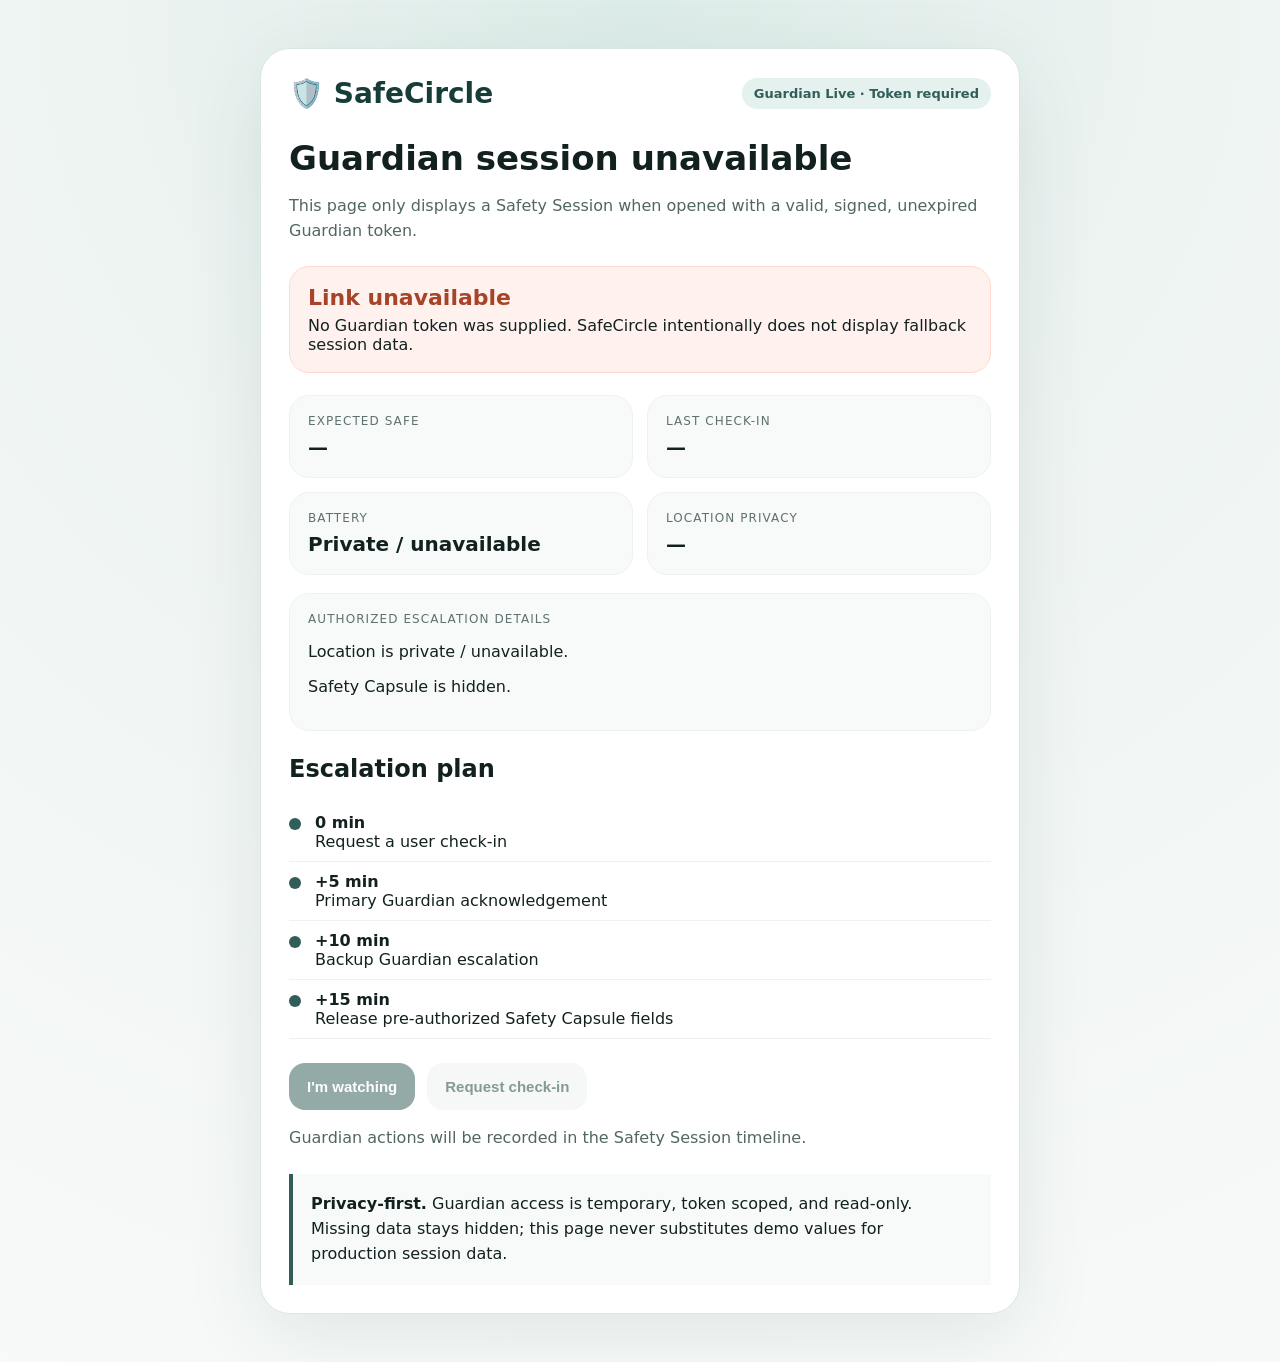
<file: web/guardian/index.html>
<!doctype html>
<html lang="en">
<head>
  <meta charset="utf-8" />
  <meta name="viewport" content="width=device-width,initial-scale=1" />
  <title>SafeCircle Guardian Live</title>
  <style>
    :root{font-family:Inter,ui-sans-serif,system-ui,sans-serif;background:#eef4f2;color:#12211f}
    *{box-sizing:border-box} body{margin:0;min-height:100vh;padding:24px;background:radial-gradient(circle at top,#dcece8 0,#eef4f2 38%,#f8faf9 100%)}
    .shell{width:min(760px,100%);margin:24px auto;background:#fff;border:1px solid #dce7e4;border-radius:30px;padding:28px;box-shadow:0 22px 80px #173d3918}
    .top{display:flex;align-items:center;justify-content:space-between;gap:16px}.brand{font-weight:850;font-size:28px;color:#173d39}.pill{display:inline-flex;padding:8px 12px;border-radius:999px;background:#e4f1ef;color:#315e58;font-weight:750;font-size:13px}
    h1{font-size:34px;margin:28px 0 8px}.sub{color:#526664;line-height:1.55}.status{margin:22px 0;padding:18px;border-radius:20px;background:#eef7f4;border:1px solid #d5e8e2}.status strong{display:block;font-size:22px;margin-bottom:6px}.grid{display:grid;grid-template-columns:repeat(2,1fr);gap:14px;margin:18px 0}.card{background:#f7faf9;border:1px solid #edf2f1;border-radius:20px;padding:18px}.k{font-size:12px;color:#60716f;text-transform:uppercase;letter-spacing:.09em}.v{font-size:20px;font-weight:780;margin-top:7px}.timeline{margin:24px 0}.step{display:flex;gap:14px;align-items:flex-start;padding:10px 0;border-bottom:1px solid #edf2f1}.dot{width:12px;height:12px;border-radius:50%;background:#315e58;margin-top:5px;flex:0 0 auto}.dot.active{background:#c44732;box-shadow:0 0 0 5px #c4473220}button,a.action{border:0;border-radius:16px;padding:15px 18px;font-weight:760;cursor:pointer;font-size:15px;text-decoration:none;display:inline-block}.primary{background:#315e58;color:white}.secondary{background:#eef3f2;color:#173d39}.actions{display:flex;gap:12px;flex-wrap:wrap}.privacy{margin-top:24px;padding:18px;border-left:4px solid #315e58;background:#f7faf9;line-height:1.55}.danger{background:#fff1ee;border-color:#ffd9d0}.danger strong{color:#a84328}.resolved{background:#edf2f0;border-color:#dde5e1}button:disabled{cursor:not-allowed;opacity:.52}.hidden{display:none!important}@media(max-width:560px){.grid{grid-template-columns:1fr}.shell{padding:20px;border-radius:22px}h1{font-size:28px}}
  </style>
</head>
<body>
  <main class="shell">
    <div class="top"><div class="brand">🛡️ SafeCircle</div><div class="pill" id="scopeBadge">Guardian Live · Token required</div></div>
    <h1 id="title">Guardian session unavailable</h1>
    <p class="sub" id="intro">This page only displays a Safety Session when opened with a valid, signed, unexpired Guardian token.</p>
    <section id="statusCard" class="status danger"><strong id="status">No session loaded</strong><span id="explain">Open the signed link shared by the SafeCircle user.</span></section>
    <section class="grid">
      <div class="card"><div class="k">Expected safe</div><div class="v" id="eta">—</div></div>
      <div class="card"><div class="k">Last check-in</div><div class="v" id="checkin">—</div></div>
      <div class="card"><div class="k">Battery</div><div class="v" id="battery">Private / unavailable</div></div>
      <div class="card"><div class="k">Location privacy</div><div class="v" id="privacy">—</div></div>
    </section>
    <section class="card"><div class="k">Authorized escalation details</div><p id="locationDetails">Location is private / unavailable.</p><p id="capsuleDetails">Safety Capsule is hidden.</p></section>
    <section class="timeline" id="timeline">
      <h2>Escalation plan</h2>
      <div class="step" data-stage="0"><span class="dot"></span><div><strong>0 min</strong><br/>Request a user check-in</div></div>
      <div class="step" data-stage="5"><span class="dot"></span><div><strong>+5 min</strong><br/>Primary Guardian acknowledgement</div></div>
      <div class="step" data-stage="10"><span class="dot"></span><div><strong>+10 min</strong><br/>Backup Guardian escalation</div></div>
      <div class="step" data-stage="15"><span class="dot"></span><div><strong>+15 min</strong><br/>Release pre-authorized Safety Capsule fields</div></div>
    </section>
    <div class="actions" id="actions"><button class="primary" onclick="acknowledge()" disabled>I'm watching</button><button class="secondary" onclick="requestCheckIn()" disabled>Request check-in</button></div>
    <p class="sub" id="guardianActionStatus">Guardian actions will be recorded in the Safety Session timeline.</p>
    <div class="privacy"><strong>Privacy-first.</strong> Guardian access is temporary, token scoped, and read-only. Missing data stays hidden; this page never substitutes demo values for production session data.</div>
  </main>
<script>
const q=new URLSearchParams(location.search);const POLL_INTERVAL_MS=2500;let loaded=null;let apiBase='';let guardianToken='';let pollTimer=null;let requestInFlight=false;let terminal=false;
const formatTime=ms=>ms?new Date(Number(ms)).toLocaleTimeString([],{hour:'numeric',minute:'2-digit'}):'—';
const formatAgo=ms=>{if(!ms)return'—';const s=Math.max(0,Math.floor((Date.now()-Number(ms))/1000));if(s<60)return s+' sec ago';const m=Math.floor(s/60);return m<60?m+' min ago':Math.floor(m/60)+' hr ago'};
const buttons=()=>document.querySelectorAll('#actions button');
function stopPolling(){if(pollTimer!==null){clearTimeout(pollTimer);pollTimer=null}}
function schedulePoll(){stopPolling();if(!terminal&&!document.hidden)pollTimer=setTimeout(()=>refreshSession(),POLL_INTERVAL_MS)}
function setUnavailable(message,isTerminal=true){terminal=isTerminal;if(isTerminal)stopPolling();document.getElementById('title').textContent='Guardian session unavailable';document.getElementById('status').textContent=isTerminal?'Link unavailable':'Reconnecting…';document.getElementById('explain').textContent=message;document.getElementById('statusCard').className='status danger';buttons().forEach(b=>b.disabled=true)}
function render(data){loaded=data;const coordinates=data.location;document.getElementById('locationDetails').textContent=coordinates?('Location ('+coordinates.precision+'): '+coordinates.latitude+', '+coordinates.longitude):'Location is private / unavailable.';const capsule=data.safety_capsule;document.getElementById('capsuleDetails').textContent=capsule?('Guardian instructions: '+(capsule.guardianInstructions||capsule.instruction||capsule.instructions||'None shared')+(data.destination?' · Destination: '+data.destination:'')):'Safety Capsule is hidden.';const raw=String(data.state||'NORMAL').toUpperCase();const resolved=!!data.resolved||raw==='RESOLVED';let effective=raw;const stage=data.escalation_stage_minutes;if(!resolved&&stage!=null){if(stage>=15)effective='ESCALATED';else if(stage>=5)effective='CONCERN';else effective='CHECK_IN'}
const mode=String(data.mode||'Safety').replaceAll('_',' ');document.getElementById('title').textContent=mode+' session';document.getElementById('intro').textContent=resolved?'The traveler confirmed they are safe. Guardian monitoring and temporary data access are now closed.':'Live, session-scoped status shared by the SafeCircle traveler.';document.getElementById('scopeBadge').textContent=resolved?'Guardian Live · Resolved':'Guardian Live · Session scoped';document.getElementById('eta').textContent=formatTime(data.expected_end_at);document.getElementById('checkin').textContent=formatAgo(data.last_check_in_at);document.getElementById('battery').textContent=resolved?'Monitoring ended':(data.battery_percent==null?'Private / unavailable':data.battery_percent+'%');document.getElementById('privacy').textContent=resolved?'Location access closed':String(data.privacy_mode||'STATUS_ONLY').replaceAll('_',' ');
const card=document.getElementById('statusCard');card.className='status '+(resolved?'resolved':(['CONCERN','ESCALATED'].includes(effective)?'danger':''));document.getElementById('status').textContent=resolved?'Resolved · monitoring ended':effective==='NORMAL'?'On schedule ✓':effective;document.getElementById('explain').textContent=resolved?'Resolved at '+formatTime(data.resolved_at)+'. This session is read-only and no precise location or Safety Capsule data remains available.':effective==='NORMAL'?'No unresolved session condition currently requires escalation.':'A configured session threshold changed. Follow the user-defined escalation plan.';
document.querySelectorAll('.step').forEach(el=>el.querySelector('.dot').classList.toggle('active',!resolved&&stage!=null&&Number(el.dataset.stage)===Number(stage)));buttons().forEach(b=>b.disabled=resolved);const actionStatus=document.getElementById('guardianActionStatus');if(resolved)actionStatus.textContent='Monitoring has ended. Guardian actions are disabled.';else if(data.guardian_check_in_requested_at)actionStatus.textContent='Check-in requested · '+formatAgo(data.guardian_check_in_requested_at);else if(data.guardian_acknowledged_at)actionStatus.textContent='Guardian acknowledged · '+formatAgo(data.guardian_acknowledged_at);else actionStatus.textContent='Guardian actions will be recorded in the Safety Session timeline.';terminal=resolved;if(resolved)stopPolling();}
async function responseDetail(response){try{return String((await response.json()).detail||'')}catch(_){return''}}
async function refreshSession(){if(requestInFlight||terminal||document.hidden)return;requestInFlight=true;try{const r=await fetch(apiBase+'/v1/public/guardian/'+encodeURIComponent(guardianToken),{headers:{Accept:'application/json'},cache:'no-store'});if(!r.ok){const detail=await responseDetail(r);if(r.status===401||r.status===404){setUnavailable(detail||'This Guardian link is expired, revoked, invalid, or no longer available.');return}throw new Error(detail||'HTTP '+r.status)}render(await r.json())}catch(e){setUnavailable(loaded?'Live updates were interrupted. SafeCircle will retry while this page is visible.':'The session could not be loaded. SafeCircle will retry while this page is visible.',false)}finally{requestInFlight=false;if(!terminal)schedulePoll()}}
async function load(){guardianToken=q.get('token')||'';if(!guardianToken){setUnavailable('No Guardian token was supplied. SafeCircle intentionally does not display fallback session data.');return}apiBase=location.origin.replace(/\/$/,'');document.getElementById('title').textContent='Loading Guardian session…';document.getElementById('status').textContent='Connecting…';document.getElementById('explain').textContent='Checking the signed, session-scoped Guardian link.';await refreshSession()}
async function guardianAction(action,pendingText){if(!loaded||loaded.resolved||terminal||!guardianToken||requestInFlight)return;const status=document.getElementById('guardianActionStatus');let refreshAfterConflict=false;stopPolling();requestInFlight=true;buttons().forEach(b=>b.disabled=true);status.textContent=pendingText;try{const r=await fetch(apiBase+'/v1/public/guardian/'+encodeURIComponent(guardianToken)+'/'+action,{method:'POST',headers:{Accept:'application/json'}});if(!r.ok){const detail=await responseDetail(r);if(r.status===401||r.status===404){setUnavailable(detail||'This Guardian link is expired, revoked, invalid, or no longer available.');return}if(r.status===409){status.textContent='The session changed before this action completed. Refreshing final status…';refreshAfterConflict=true;return}throw new Error(detail||'HTTP '+r.status)}const result=await r.json();render(result.session);status.textContent=action==='acknowledge'?'You are recorded as watching this session.':'Check-in request recorded in the shared timeline.'}catch(e){status.textContent='Action failed and was not recorded. SafeCircle will reconnect automatically.'}finally{requestInFlight=false;if(refreshAfterConflict)refreshSession();else if(!terminal)schedulePoll()}}
function acknowledge(){guardianAction('acknowledge','Recording your acknowledgement…')}
function requestCheckIn(){guardianAction('request-check-in','Recording check-in request…')}
document.addEventListener('visibilitychange',()=>{if(document.hidden)stopPolling();else if(!terminal)refreshSession()});
load();
</script>
</body>
</html>
</file>
